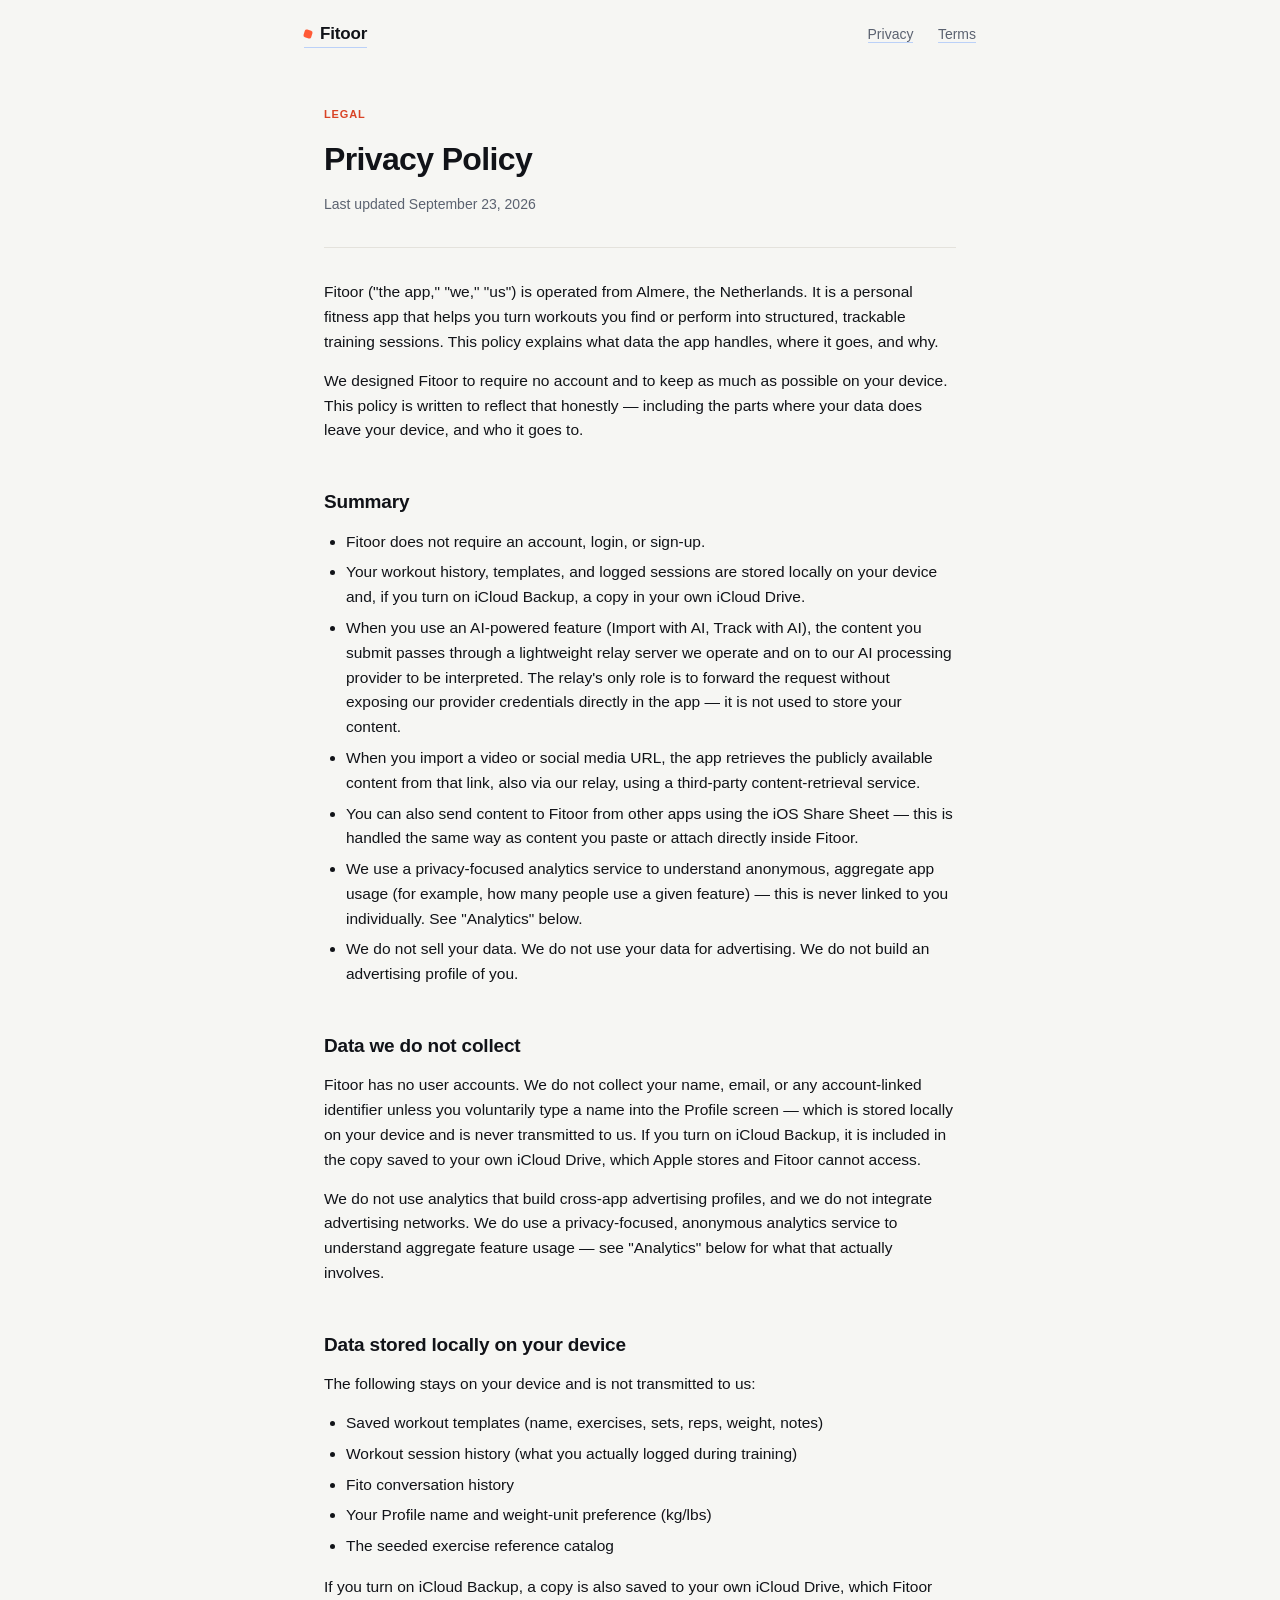
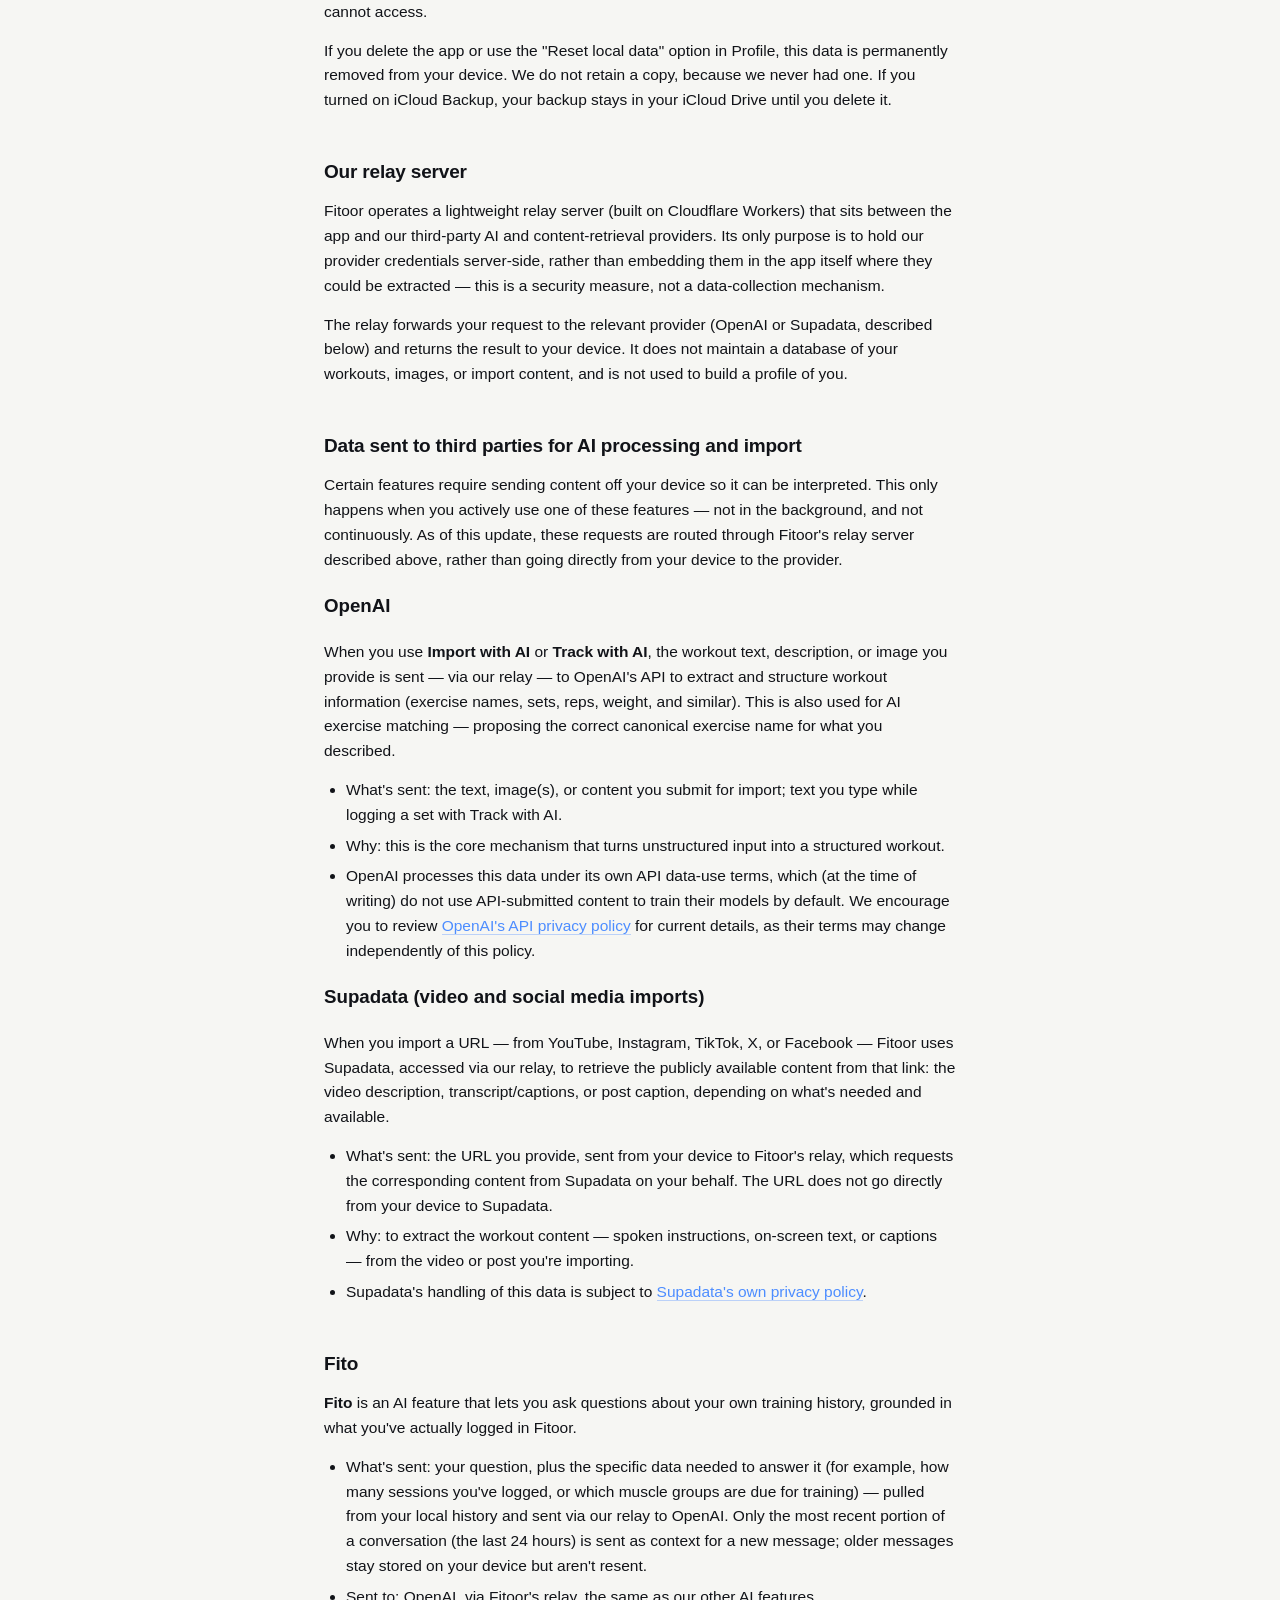
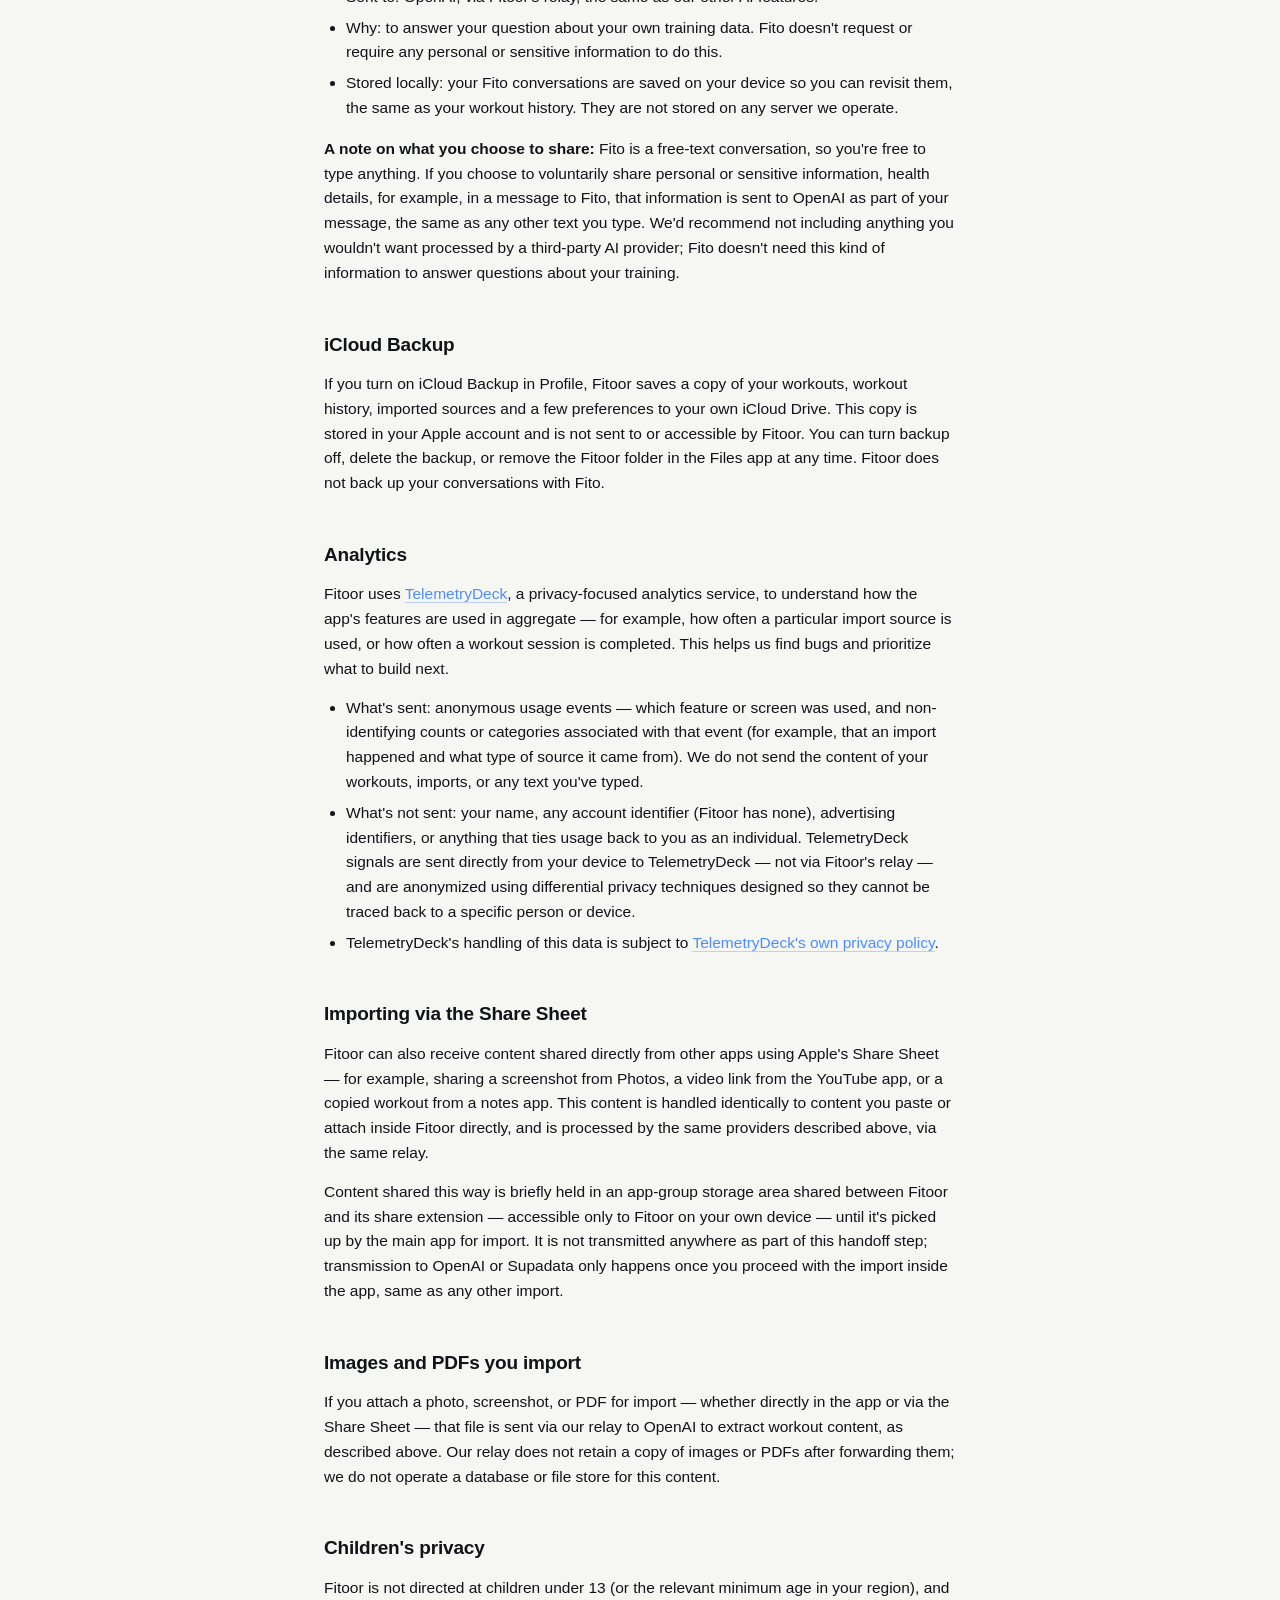
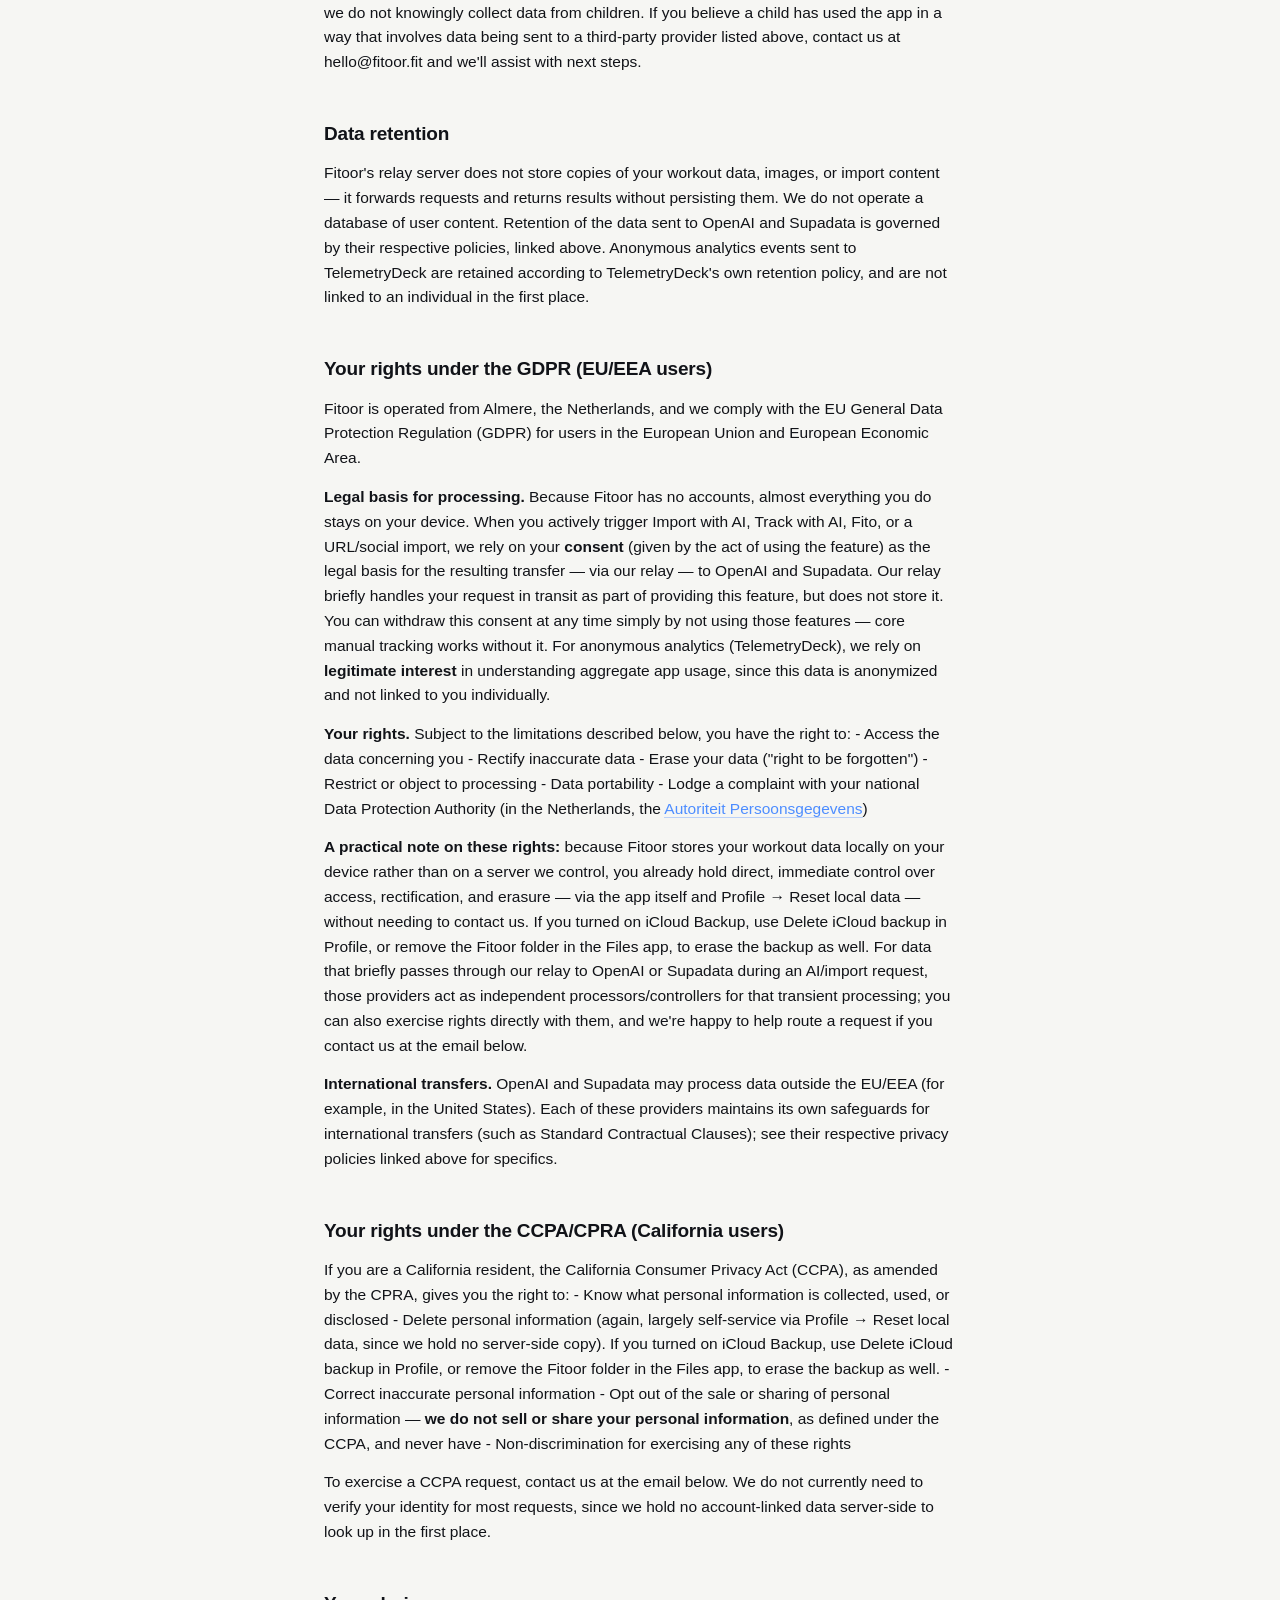
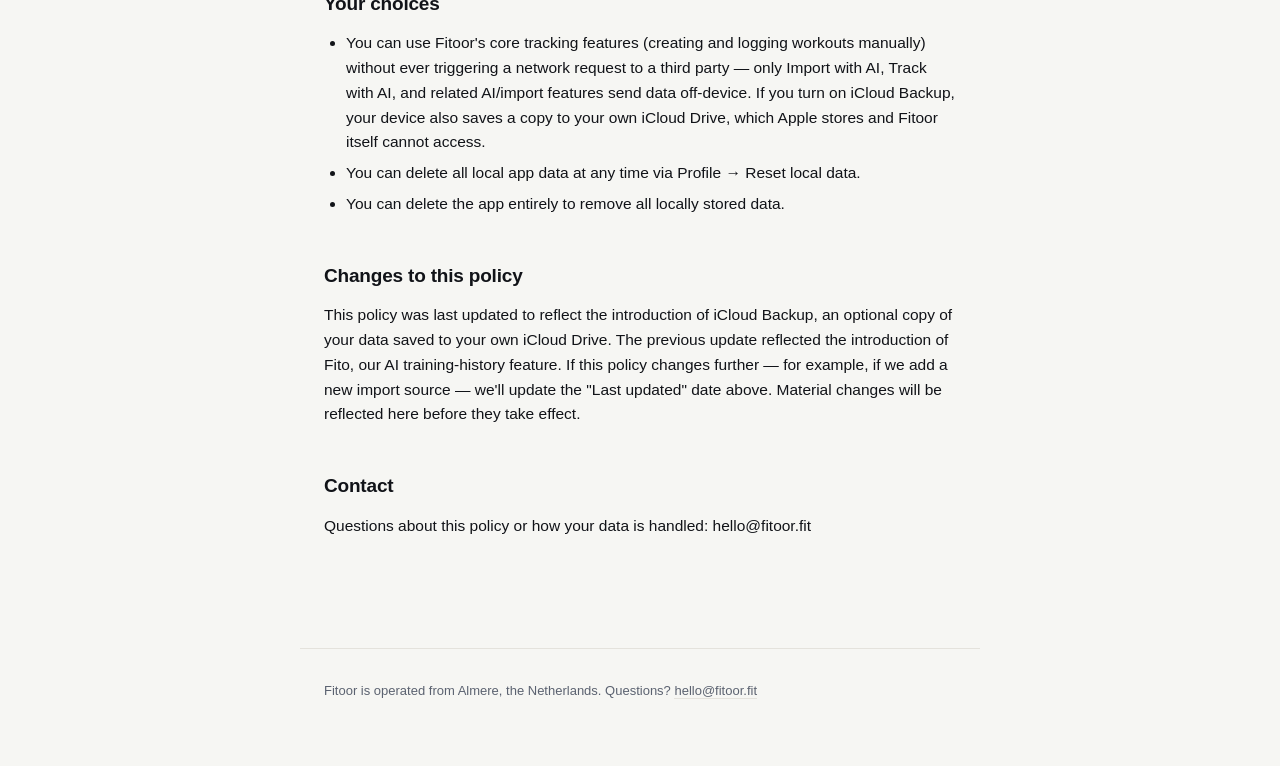
<file: privacy.html>
<!DOCTYPE html>
<html lang="en">
<head>
<meta charset="UTF-8">
<meta name="viewport" content="width=device-width, initial-scale=1">
<title>Privacy Policy — Fitoor</title>
<link rel="icon" type="image/x-icon" href="favicon.ico">
<link rel="icon" type="image/png" sizes="32x32" href="favicon-32x32.png">
<link rel="icon" type="image/png" sizes="16x16" href="favicon-16x16.png">
<link rel="apple-touch-icon" sizes="180x180" href="apple-touch-icon.png">
<link rel="stylesheet" href="style.css">
</head>
<body>
<div class="topbar">
  <a href="index.html" class="wordmark"><span class="dot"></span>Fitoor</a>
  <nav class="nav-links">
    <a href="privacy.html" aria-current="page">Privacy</a>
    <a href="terms.html">Terms</a>
  </nav>
</div>
<main>
  <div class="doc-header">
    <span class="eyebrow">Legal</span>
    <h1>Privacy Policy</h1>
    <div class="updated">Last updated September 23, 2026</div>
  </div>
  <p>Fitoor ("the app," "we," "us") is operated from Almere, the Netherlands. It is a personal fitness app that helps you turn workouts you find or perform into structured, trackable training sessions. This policy explains what data the app handles, where it goes, and why.</p>
<p>We designed Fitoor to require no account and to keep as much as possible on your device. This policy is written to reflect that honestly — including the parts where your data does leave your device, and who it goes to.</p>
<h2>Summary</h2>
<ul>
<li>Fitoor does not require an account, login, or sign-up.</li>
<li>Your workout history, templates, and logged sessions are stored locally on your device and, if you turn on iCloud Backup, a copy in your own iCloud Drive.</li>
<li>When you use an AI-powered feature (Import with AI, Track with AI), the content you submit passes through a lightweight relay server we operate and on to our AI processing provider to be interpreted. The relay's only role is to forward the request without exposing our provider credentials directly in the app — it is not used to store your content.</li>
<li>When you import a video or social media URL, the app retrieves the publicly available content from that link, also via our relay, using a third-party content-retrieval service.</li>
<li>You can also send content to Fitoor from other apps using the iOS Share Sheet — this is handled the same way as content you paste or attach directly inside Fitoor.</li>
<li>We use a privacy-focused analytics service to understand anonymous, aggregate app usage (for example, how many people use a given feature) — this is never linked to you individually. See "Analytics" below.</li>
<li>We do not sell your data. We do not use your data for advertising. We do not build an advertising profile of you.</li>
</ul>
<h2>Data we do not collect</h2>
<p>Fitoor has no user accounts. We do not collect your name, email, or any account-linked identifier unless you voluntarily type a name into the Profile screen — which is stored locally on your device and is never transmitted to us. If you turn on iCloud Backup, it is included in the copy saved to your own iCloud Drive, which Apple stores and Fitoor cannot access.</p>
<p>We do not use analytics that build cross-app advertising profiles, and we do not integrate advertising networks. We do use a privacy-focused, anonymous analytics service to understand aggregate feature usage — see "Analytics" below for what that actually involves.</p>
<h2>Data stored locally on your device</h2>
<p>The following stays on your device and is not transmitted to us:</p>
<ul>
<li>Saved workout templates (name, exercises, sets, reps, weight, notes)</li>
<li>Workout session history (what you actually logged during training)</li>
<li>Fito conversation history</li>
<li>Your Profile name and weight-unit preference (kg/lbs)</li>
<li>The seeded exercise reference catalog</li>
</ul>
<p>If you turn on iCloud Backup, a copy is also saved to your own iCloud Drive, which Fitoor cannot access.</p>
<p>If you delete the app or use the "Reset local data" option in Profile, this data is permanently removed from your device. We do not retain a copy, because we never had one. If you turned on iCloud Backup, your backup stays in your iCloud Drive until you delete it.</p>
<h2>Our relay server</h2>
<p>Fitoor operates a lightweight relay server (built on Cloudflare Workers) that sits between the app and our third-party AI and content-retrieval providers. Its only purpose is to hold our provider credentials server-side, rather than embedding them in the app itself where they could be extracted — this is a security measure, not a data-collection mechanism.</p>
<p>The relay forwards your request to the relevant provider (OpenAI or Supadata, described below) and returns the result to your device. It does not maintain a database of your workouts, images, or import content, and is not used to build a profile of you.</p>
<h2>Data sent to third parties for AI processing and import</h2>
<p>Certain features require sending content off your device so it can be interpreted. This only happens when you actively use one of these features — not in the background, and not continuously. As of this update, these requests are routed through Fitoor's relay server described above, rather than going directly from your device to the provider.</p>
<h3>OpenAI</h3>
<p>When you use <strong>Import with AI</strong> or <strong>Track with AI</strong>, the workout text, description, or image you provide is sent — via our relay — to OpenAI's API to extract and structure workout information (exercise names, sets, reps, weight, and similar). This is also used for AI exercise matching — proposing the correct canonical exercise name for what you described.</p>
<ul>
<li>What's sent: the text, image(s), or content you submit for import; text you type while logging a set with Track with AI.</li>
<li>Why: this is the core mechanism that turns unstructured input into a structured workout.</li>
<li>OpenAI processes this data under its own API data-use terms, which (at the time of writing) do not use API-submitted content to train their models by default. We encourage you to review <a href="https://openai.com/policies/">OpenAI's API privacy policy</a> for current details, as their terms may change independently of this policy.</li>
</ul>
<h3>Supadata (video and social media imports)</h3>
<p>When you import a URL — from YouTube, Instagram, TikTok, X, or Facebook — Fitoor uses Supadata, accessed via our relay, to retrieve the publicly available content from that link: the video description, transcript/captions, or post caption, depending on what's needed and available.</p>
<ul>
<li>What's sent: the URL you provide, sent from your device to Fitoor's relay, which requests the corresponding content from Supadata on your behalf. The URL does not go directly from your device to Supadata.</li>
<li>Why: to extract the workout content — spoken instructions, on-screen text, or captions — from the video or post you're importing.</li>
<li>Supadata's handling of this data is subject to <a href="https://supadata.ai/privacy">Supadata's own privacy policy</a>.</li>
</ul>
<h2>Fito</h2>
<p><strong>Fito</strong> is an AI feature that lets you ask questions about your own training history, grounded in what you've actually logged in Fitoor.</p>
<ul>
<li>What's sent: your question, plus the specific data needed to answer it (for example, how many sessions you've logged, or which muscle groups are due for training) — pulled from your local history and sent via our relay to OpenAI. Only the most recent portion of a conversation (the last 24 hours) is sent as context for a new message; older messages stay stored on your device but aren't resent.</li>
<li>Sent to: OpenAI, via Fitoor's relay, the same as our other AI features.</li>
<li>Why: to answer your question about your own training data. Fito doesn't request or require any personal or sensitive information to do this.</li>
<li>Stored locally: your Fito conversations are saved on your device so you can revisit them, the same as your workout history. They are not stored on any server we operate.</li>
</ul>
<p><strong>A note on what you choose to share:</strong> Fito is a free-text conversation, so you're free to type anything. If you choose to voluntarily share personal or sensitive information, health details, for example, in a message to Fito, that information is sent to OpenAI as part of your message, the same as any other text you type. We'd recommend not including anything you wouldn't want processed by a third-party AI provider; Fito doesn't need this kind of information to answer questions about your training.</p>
<h2>iCloud Backup</h2>
<p>If you turn on iCloud Backup in Profile, Fitoor saves a copy of your workouts, workout history, imported sources and a few preferences to your own iCloud Drive. This copy is stored in your Apple account and is not sent to or accessible by Fitoor. You can turn backup off, delete the backup, or remove the Fitoor folder in the Files app at any time. Fitoor does not back up your conversations with Fito.</p>
<h2>Analytics</h2>
<p>Fitoor uses <a href="https://telemetrydeck.com/">TelemetryDeck</a>, a privacy-focused analytics service, to understand how the app's features are used in aggregate — for example, how often a particular import source is used, or how often a workout session is completed. This helps us find bugs and prioritize what to build next.</p>
<ul>
<li>What's sent: anonymous usage events — which feature or screen was used, and non-identifying counts or categories associated with that event (for example, that an import happened and what type of source it came from). We do not send the content of your workouts, imports, or any text you've typed.</li>
<li>What's not sent: your name, any account identifier (Fitoor has none), advertising identifiers, or anything that ties usage back to you as an individual. TelemetryDeck signals are sent directly from your device to TelemetryDeck — not via Fitoor's relay — and are anonymized using differential privacy techniques designed so they cannot be traced back to a specific person or device.</li>
<li>TelemetryDeck's handling of this data is subject to <a href="https://telemetrydeck.com/privacy/">TelemetryDeck's own privacy policy</a>.</li>
</ul>
<h2>Importing via the Share Sheet</h2>
<p>Fitoor can also receive content shared directly from other apps using Apple's Share Sheet — for example, sharing a screenshot from Photos, a video link from the YouTube app, or a copied workout from a notes app. This content is handled identically to content you paste or attach inside Fitoor directly, and is processed by the same providers described above, via the same relay.</p>
<p>Content shared this way is briefly held in an app-group storage area shared between Fitoor and its share extension — accessible only to Fitoor on your own device — until it's picked up by the main app for import. It is not transmitted anywhere as part of this handoff step; transmission to OpenAI or Supadata only happens once you proceed with the import inside the app, same as any other import.</p>
<h2>Images and PDFs you import</h2>
<p>If you attach a photo, screenshot, or PDF for import — whether directly in the app or via the Share Sheet — that file is sent via our relay to OpenAI to extract workout content, as described above. Our relay does not retain a copy of images or PDFs after forwarding them; we do not operate a database or file store for this content.</p>
<h2>Children's privacy</h2>
<p>Fitoor is not directed at children under 13 (or the relevant minimum age in your region), and we do not knowingly collect data from children. If you believe a child has used the app in a way that involves data being sent to a third-party provider listed above, contact us at hello@fitoor.fit and we'll assist with next steps.</p>
<h2>Data retention</h2>
<p>Fitoor's relay server does not store copies of your workout data, images, or import content — it forwards requests and returns results without persisting them. We do not operate a database of user content. Retention of the data sent to OpenAI and Supadata is governed by their respective policies, linked above. Anonymous analytics events sent to TelemetryDeck are retained according to TelemetryDeck's own retention policy, and are not linked to an individual in the first place.</p>
<h2>Your rights under the GDPR (EU/EEA users)</h2>
<p>Fitoor is operated from Almere, the Netherlands, and we comply with the EU General Data Protection Regulation (GDPR) for users in the European Union and European Economic Area.</p>
<p><strong>Legal basis for processing.</strong> Because Fitoor has no accounts, almost everything you do stays on your device. When you actively trigger Import with AI, Track with AI, Fito, or a URL/social import, we rely on your <strong>consent</strong> (given by the act of using the feature) as the legal basis for the resulting transfer — via our relay — to OpenAI and Supadata. Our relay briefly handles your request in transit as part of providing this feature, but does not store it. You can withdraw this consent at any time simply by not using those features — core manual tracking works without it. For anonymous analytics (TelemetryDeck), we rely on <strong>legitimate interest</strong> in understanding aggregate app usage, since this data is anonymized and not linked to you individually.</p>
<p><strong>Your rights.</strong> Subject to the limitations described below, you have the right to:
- Access the data concerning you
- Rectify inaccurate data
- Erase your data ("right to be forgotten")
- Restrict or object to processing
- Data portability
- Lodge a complaint with your national Data Protection Authority (in the Netherlands, the <a href="https://www.autoriteitpersoonsgegevens.nl/">Autoriteit Persoonsgegevens</a>)</p>
<p><strong>A practical note on these rights:</strong> because Fitoor stores your workout data locally on your device rather than on a server we control, you already hold direct, immediate control over access, rectification, and erasure — via the app itself and Profile → Reset local data — without needing to contact us. If you turned on iCloud Backup, use Delete iCloud backup in Profile, or remove the Fitoor folder in the Files app, to erase the backup as well. For data that briefly passes through our relay to OpenAI or Supadata during an AI/import request, those providers act as independent processors/controllers for that transient processing; you can also exercise rights directly with them, and we're happy to help route a request if you contact us at the email below.</p>
<p><strong>International transfers.</strong> OpenAI and Supadata may process data outside the EU/EEA (for example, in the United States). Each of these providers maintains its own safeguards for international transfers (such as Standard Contractual Clauses); see their respective privacy policies linked above for specifics.</p>
<h2>Your rights under the CCPA/CPRA (California users)</h2>
<p>If you are a California resident, the California Consumer Privacy Act (CCPA), as amended by the CPRA, gives you the right to:
- Know what personal information is collected, used, or disclosed
- Delete personal information (again, largely self-service via Profile → Reset local data, since we hold no server-side copy). If you turned on iCloud Backup, use Delete iCloud backup in Profile, or remove the Fitoor folder in the Files app, to erase the backup as well.
- Correct inaccurate personal information
- Opt out of the sale or sharing of personal information — <strong>we do not sell or share your personal information</strong>, as defined under the CCPA, and never have
- Non-discrimination for exercising any of these rights</p>
<p>To exercise a CCPA request, contact us at the email below. We do not currently need to verify your identity for most requests, since we hold no account-linked data server-side to look up in the first place.</p>
<h2>Your choices</h2>
<ul>
<li>You can use Fitoor's core tracking features (creating and logging workouts manually) without ever triggering a network request to a third party — only Import with AI, Track with AI, and related AI/import features send data off-device. If you turn on iCloud Backup, your device also saves a copy to your own iCloud Drive, which Apple stores and Fitoor itself cannot access.</li>
<li>You can delete all local app data at any time via Profile → Reset local data.</li>
<li>You can delete the app entirely to remove all locally stored data.</li>
</ul>
<h2>Changes to this policy</h2>
<p>This policy was last updated to reflect the introduction of iCloud Backup, an optional copy of your data saved to your own iCloud Drive. The previous update reflected the introduction of Fito, our AI training-history feature. If this policy changes further — for example, if we add a new import source — we'll update the "Last updated" date above. Material changes will be reflected here before they take effect.</p>
<h2>Contact</h2>
<p>Questions about this policy or how your data is handled: hello@fitoor.fit</p>
</main>
<footer>
  Fitoor is operated from Almere, the Netherlands. Questions? <a href="mailto:hello@fitoor.fit">hello@fitoor.fit</a>
</footer>
</body>
</html>
</file>
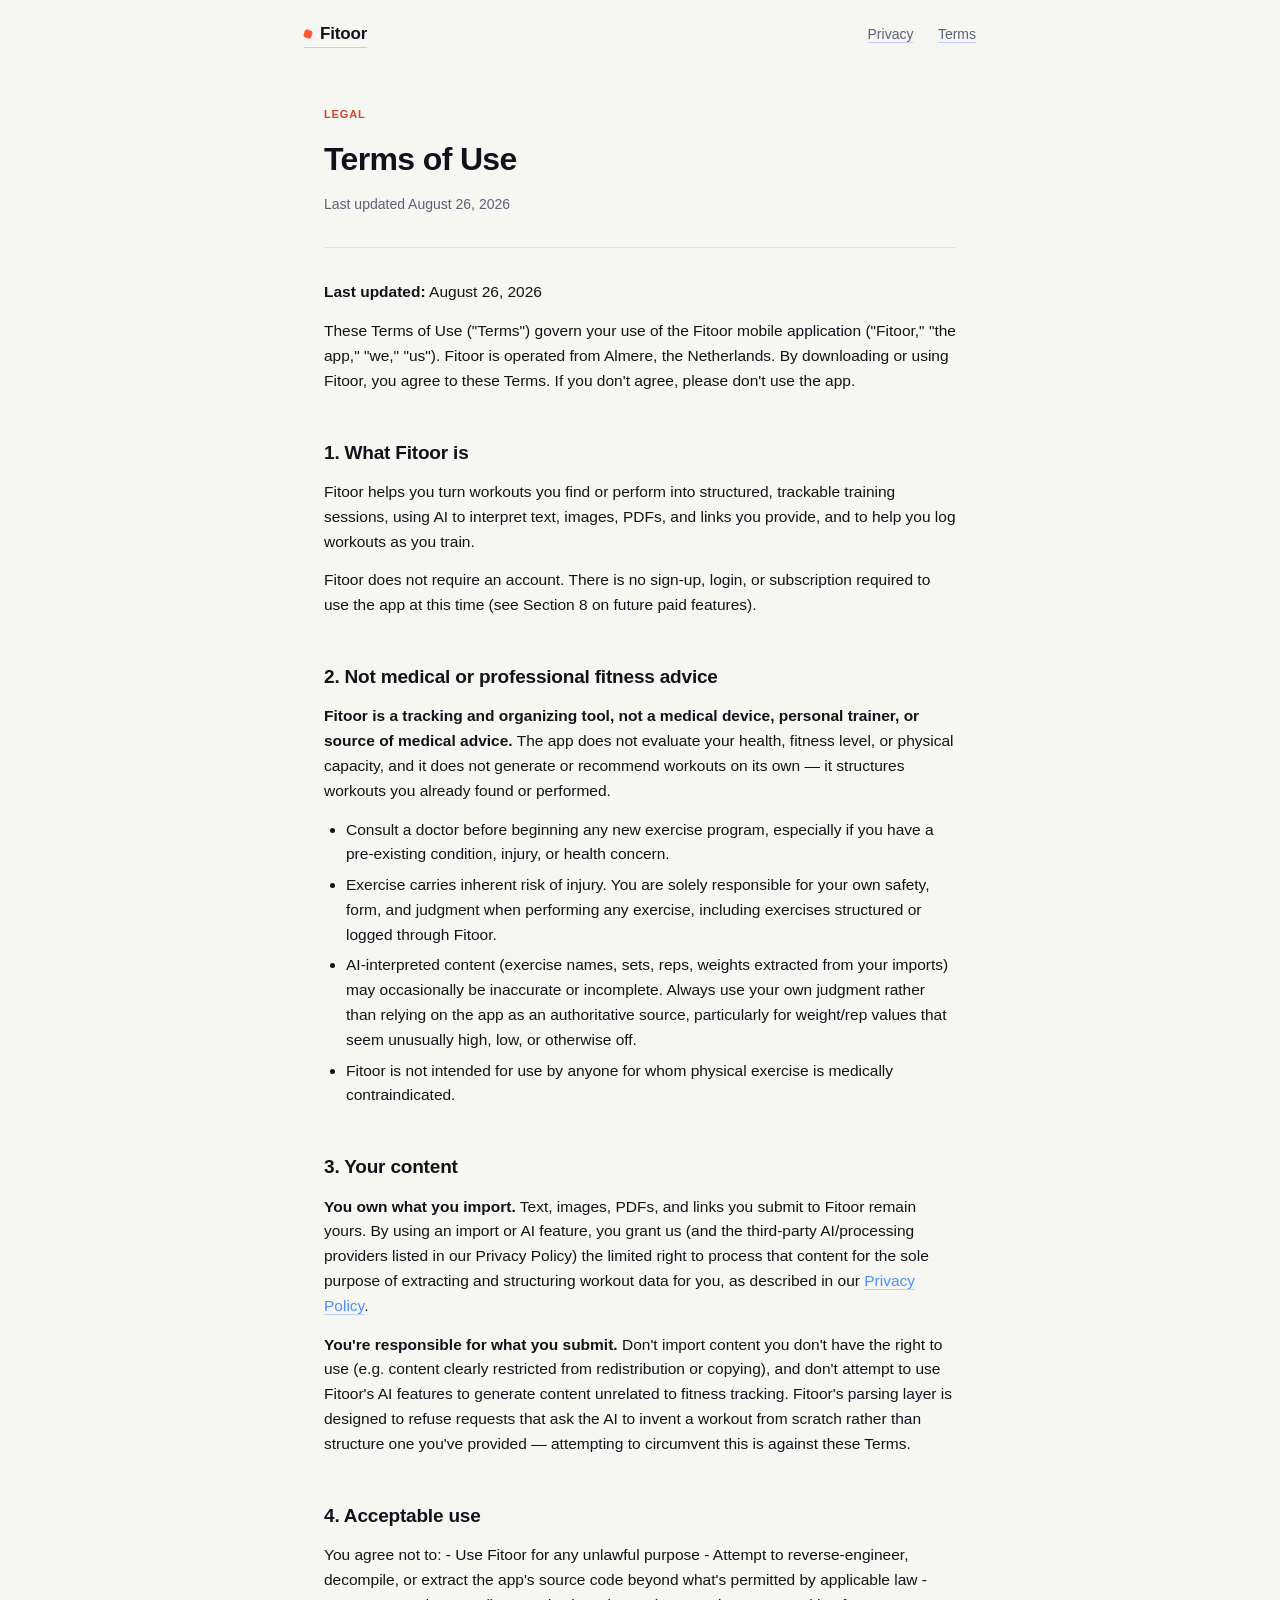
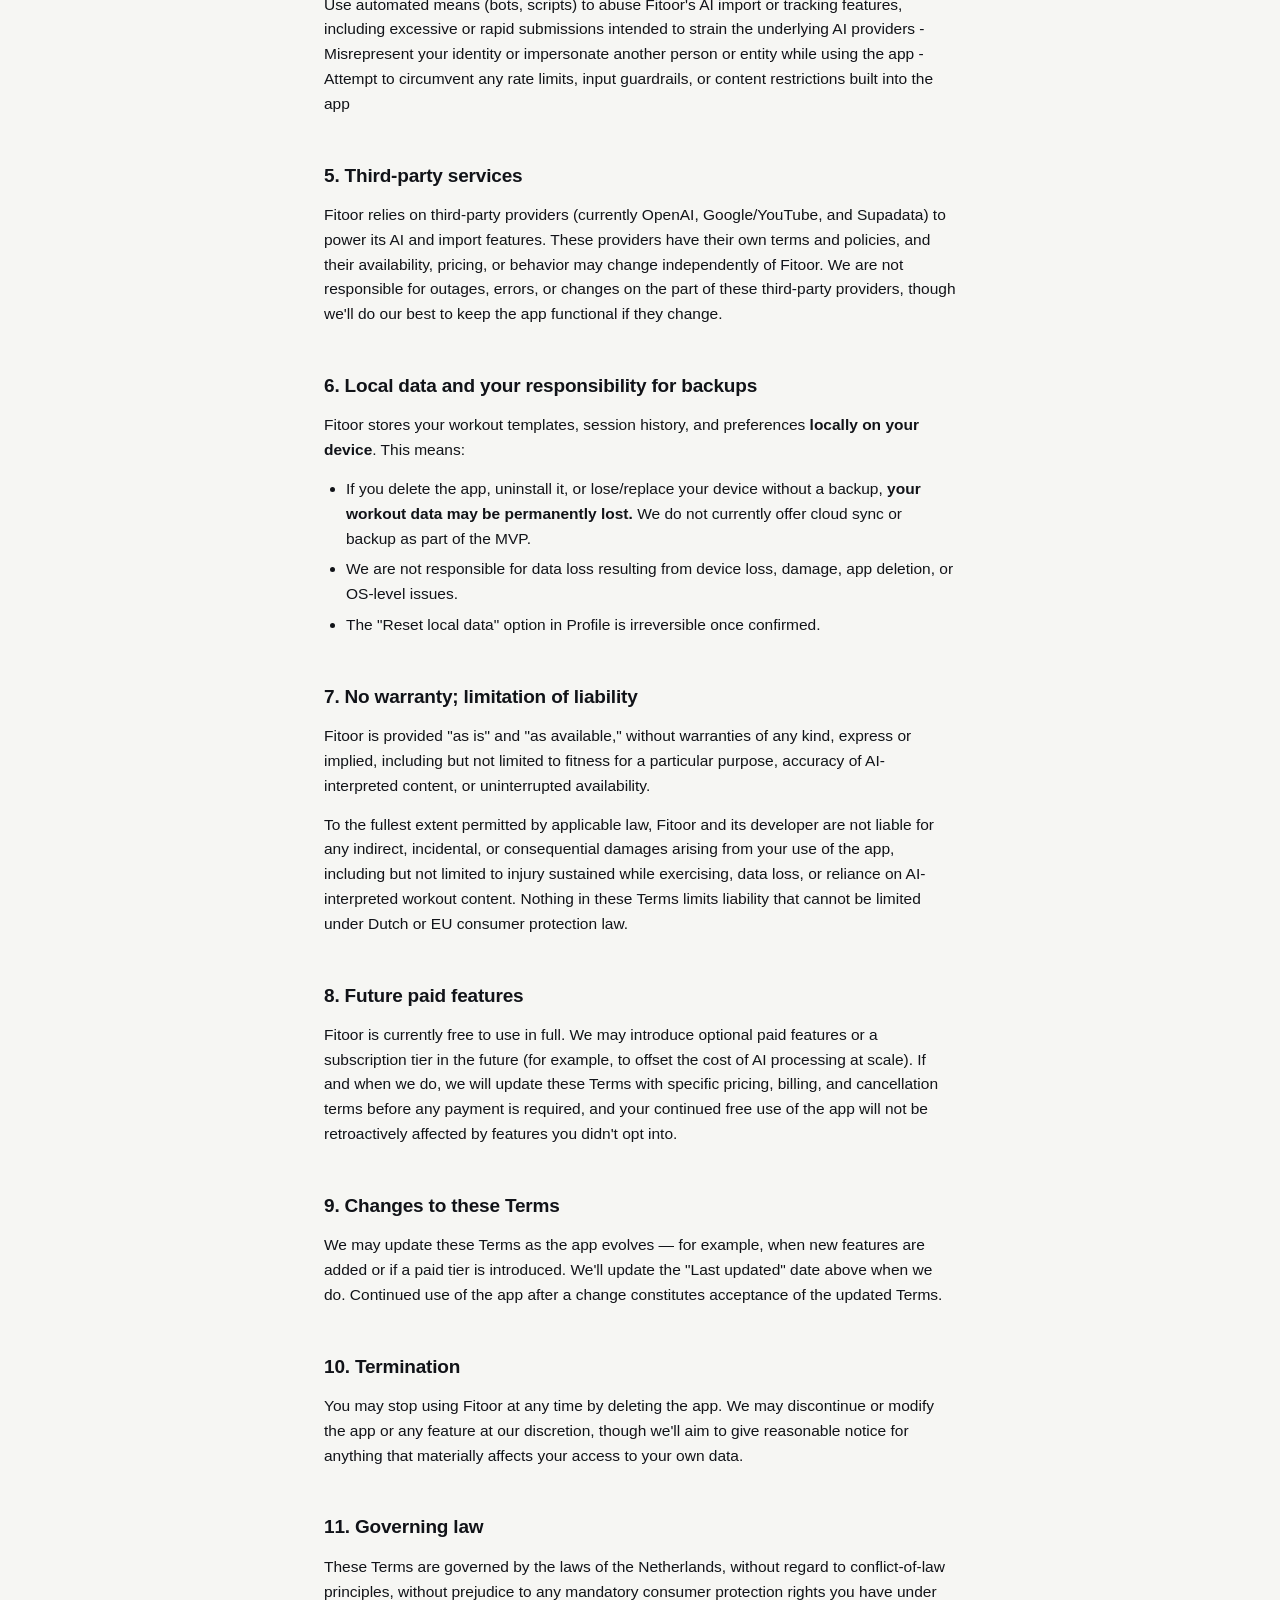
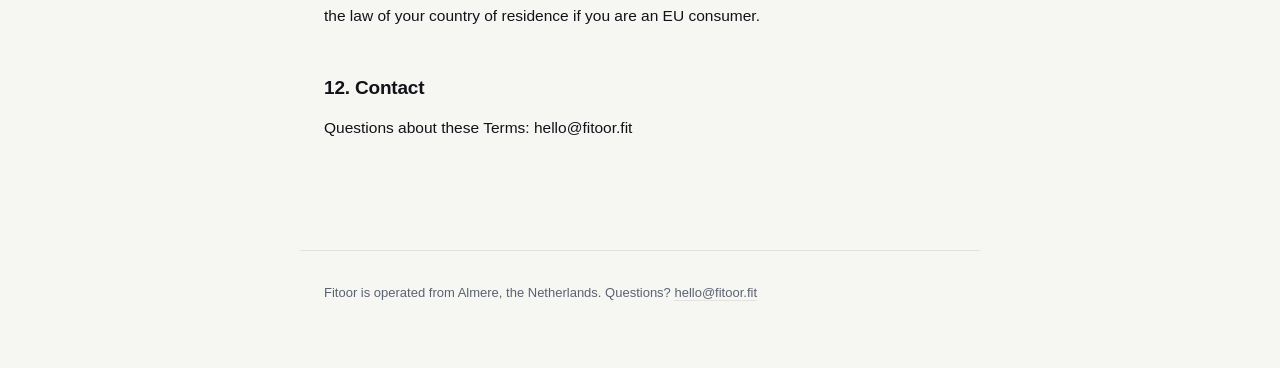
<file: terms.html>
<!DOCTYPE html>
<html lang="en">
<head>
<meta charset="UTF-8">
<meta name="viewport" content="width=device-width, initial-scale=1">
<title>Terms of Use — Fitoor</title>
<link rel="icon" type="image/x-icon" href="favicon.ico">
<link rel="icon" type="image/png" sizes="32x32" href="favicon-32x32.png">
<link rel="icon" type="image/png" sizes="16x16" href="favicon-16x16.png">
<link rel="apple-touch-icon" sizes="180x180" href="apple-touch-icon.png">
<link rel="stylesheet" href="style.css">
</head>
<body>
<div class="topbar">
  <a href="index.html" class="wordmark"><span class="dot"></span>Fitoor</a>
  <nav class="nav-links">
    <a href="privacy.html">Privacy</a>
    <a href="terms.html" aria-current="page">Terms</a>
  </nav>
</div>
<main>
  <div class="doc-header">
    <span class="eyebrow">Legal</span>
    <h1>Terms of Use</h1>
    <div class="updated">Last updated August 26, 2026</div>
  </div>
  <p><strong>Last updated:</strong> August 26, 2026</p>
<p>These Terms of Use ("Terms") govern your use of the Fitoor mobile application ("Fitoor," "the app," "we," "us"). Fitoor is operated from Almere, the Netherlands. By downloading or using Fitoor, you agree to these Terms. If you don't agree, please don't use the app.</p>
<h2>1. What Fitoor is</h2>
<p>Fitoor helps you turn workouts you find or perform into structured, trackable training sessions, using AI to interpret text, images, PDFs, and links you provide, and to help you log workouts as you train.</p>
<p>Fitoor does not require an account. There is no sign-up, login, or subscription required to use the app at this time (see Section 8 on future paid features).</p>
<h2>2. Not medical or professional fitness advice</h2>
<p><strong>Fitoor is a tracking and organizing tool, not a medical device, personal trainer, or source of medical advice.</strong> The app does not evaluate your health, fitness level, or physical capacity, and it does not generate or recommend workouts on its own — it structures workouts you already found or performed.</p>
<ul>
<li>Consult a doctor before beginning any new exercise program, especially if you have a pre-existing condition, injury, or health concern.</li>
<li>Exercise carries inherent risk of injury. You are solely responsible for your own safety, form, and judgment when performing any exercise, including exercises structured or logged through Fitoor.</li>
<li>AI-interpreted content (exercise names, sets, reps, weights extracted from your imports) may occasionally be inaccurate or incomplete. Always use your own judgment rather than relying on the app as an authoritative source, particularly for weight/rep values that seem unusually high, low, or otherwise off.</li>
<li>Fitoor is not intended for use by anyone for whom physical exercise is medically contraindicated.</li>
</ul>
<h2>3. Your content</h2>
<p><strong>You own what you import.</strong> Text, images, PDFs, and links you submit to Fitoor remain yours. By using an import or AI feature, you grant us (and the third-party AI/processing providers listed in our Privacy Policy) the limited right to process that content for the sole purpose of extracting and structuring workout data for you, as described in our <a href="https://fitoor.fit/privacy">Privacy Policy</a>.</p>
<p><strong>You're responsible for what you submit.</strong> Don't import content you don't have the right to use (e.g. content clearly restricted from redistribution or copying), and don't attempt to use Fitoor's AI features to generate content unrelated to fitness tracking. Fitoor's parsing layer is designed to refuse requests that ask the AI to invent a workout from scratch rather than structure one you've provided — attempting to circumvent this is against these Terms.</p>
<h2>4. Acceptable use</h2>
<p>You agree not to:
- Use Fitoor for any unlawful purpose
- Attempt to reverse-engineer, decompile, or extract the app's source code beyond what's permitted by applicable law
- Use automated means (bots, scripts) to abuse Fitoor's AI import or tracking features, including excessive or rapid submissions intended to strain the underlying AI providers
- Misrepresent your identity or impersonate another person or entity while using the app
- Attempt to circumvent any rate limits, input guardrails, or content restrictions built into the app</p>
<h2>5. Third-party services</h2>
<p>Fitoor relies on third-party providers (currently OpenAI, Google/YouTube, and Supadata) to power its AI and import features. These providers have their own terms and policies, and their availability, pricing, or behavior may change independently of Fitoor. We are not responsible for outages, errors, or changes on the part of these third-party providers, though we'll do our best to keep the app functional if they change.</p>
<h2>6. Local data and your responsibility for backups</h2>
<p>Fitoor stores your workout templates, session history, and preferences <strong>locally on your device</strong>. This means:</p>
<ul>
<li>If you delete the app, uninstall it, or lose/replace your device without a backup, <strong>your workout data may be permanently lost.</strong> We do not currently offer cloud sync or backup as part of the MVP.</li>
<li>We are not responsible for data loss resulting from device loss, damage, app deletion, or OS-level issues.</li>
<li>The "Reset local data" option in Profile is irreversible once confirmed.</li>
</ul>
<h2>7. No warranty; limitation of liability</h2>
<p>Fitoor is provided "as is" and "as available," without warranties of any kind, express or implied, including but not limited to fitness for a particular purpose, accuracy of AI-interpreted content, or uninterrupted availability.</p>
<p>To the fullest extent permitted by applicable law, Fitoor and its developer are not liable for any indirect, incidental, or consequential damages arising from your use of the app, including but not limited to injury sustained while exercising, data loss, or reliance on AI-interpreted workout content. Nothing in these Terms limits liability that cannot be limited under Dutch or EU consumer protection law.</p>
<h2>8. Future paid features</h2>
<p>Fitoor is currently free to use in full. We may introduce optional paid features or a subscription tier in the future (for example, to offset the cost of AI processing at scale). If and when we do, we will update these Terms with specific pricing, billing, and cancellation terms before any payment is required, and your continued free use of the app will not be retroactively affected by features you didn't opt into.</p>
<h2>9. Changes to these Terms</h2>
<p>We may update these Terms as the app evolves — for example, when new features are added or if a paid tier is introduced. We'll update the "Last updated" date above when we do. Continued use of the app after a change constitutes acceptance of the updated Terms.</p>
<h2>10. Termination</h2>
<p>You may stop using Fitoor at any time by deleting the app. We may discontinue or modify the app or any feature at our discretion, though we'll aim to give reasonable notice for anything that materially affects your access to your own data.</p>
<h2>11. Governing law</h2>
<p>These Terms are governed by the laws of the Netherlands, without regard to conflict-of-law principles, without prejudice to any mandatory consumer protection rights you have under the law of your country of residence if you are an EU consumer.</p>
<h2>12. Contact</h2>
<p>Questions about these Terms: hello@fitoor.fit</p>
</main>
<footer>
  Fitoor is operated from Almere, the Netherlands. Questions? <a href="mailto:hello@fitoor.fit">hello@fitoor.fit</a>
</footer>
</body>
</html>
</file>
<file: style.css>
:root {
  --core-900: #0D0F12;
  --surface-800: #171A1F;
  --ember: #FF5A36;
  --ember-deep: #D94325;
  --ion-blue: #4D8DFF;
  --canvas: #F6F6F3;
  --surface: #FFFFFF;
  --ink: #111318;
  --ink-secondary: #5B6270;
  --rule: #E4E2DC;
}

* { box-sizing: border-box; }

body {
  margin: 0;
  background: var(--canvas);
  color: var(--ink);
  font-family: -apple-system, BlinkMacSystemFont, "SF Pro Text", "Segoe UI", Roboto, sans-serif;
  line-height: 1.6;
}

.topbar {
  display: flex;
  align-items: center;
  justify-content: space-between;
  padding: 20px 24px;
  max-width: 720px;
  margin: 0 auto;
}

.wordmark {
  display: flex;
  align-items: center;
  gap: 8px;
  text-decoration: none;
  color: var(--ink);
  font-weight: 700;
  font-size: 17px;
  letter-spacing: -0.01em;
}

.wordmark .dot {
  width: 8px;
  height: 8px;
  border-radius: 2px;
  background: var(--ember);
  transform: rotate(18deg);
}

.nav-links a {
  color: var(--ink-secondary);
  text-decoration: none;
  font-size: 14px;
  margin-left: 20px;
}

.nav-links a:hover,
.nav-links a:focus-visible {
  color: var(--ember-deep);
}

main {
  max-width: 680px;
  margin: 0 auto;
  padding: 8px 24px 96px;
}

.doc-header {
  padding: 24px 0 32px;
  border-bottom: 1px solid var(--rule);
  margin-bottom: 32px;
}

.doc-header .eyebrow {
  display: inline-block;
  font-size: 11px;
  font-weight: 600;
  letter-spacing: 0.08em;
  text-transform: uppercase;
  color: var(--ember-deep);
  margin-bottom: 10px;
}

.doc-header h1 {
  font-size: 32px;
  font-weight: 700;
  letter-spacing: -0.02em;
  margin: 0 0 8px;
}

.doc-header .updated {
  color: var(--ink-secondary);
  font-size: 14px;
}

h2 {
  font-size: 19px;
  font-weight: 700;
  letter-spacing: -0.01em;
  margin: 40px 0 12px;
  padding-top: 4px;
}

h1 + p,
h2 + p { margin-top: 0; }

p, li {
  font-size: 15.5px;
  color: var(--ink);
}

p { margin: 0 0 14px; }

ul, ol {
  margin: 0 0 16px;
  padding-left: 22px;
}

li { margin-bottom: 6px; }

strong { font-weight: 600; }

a {
  color: var(--ion-blue);
  text-decoration: none;
  border-bottom: 1px solid rgba(77,141,255,0.35);
}

a:hover, a:focus-visible {
  border-bottom-color: var(--ion-blue);
}

code {
  background: rgba(0,0,0,0.05);
  padding: 1px 5px;
  border-radius: 4px;
  font-size: 0.9em;
}

hr {
  border: none;
  border-top: 1px solid var(--rule);
  margin: 40px 0;
}

footer {
  max-width: 680px;
  margin: 0 auto;
  padding: 32px 24px 64px;
  color: var(--ink-secondary);
  font-size: 13px;
  border-top: 1px solid var(--rule);
}

footer a { color: var(--ink-secondary); border-bottom: 1px solid var(--rule); }

@media (max-width: 480px) {
  .doc-header h1 { font-size: 26px; }
  .nav-links a { margin-left: 14px; font-size: 13px; }
}
</file>
